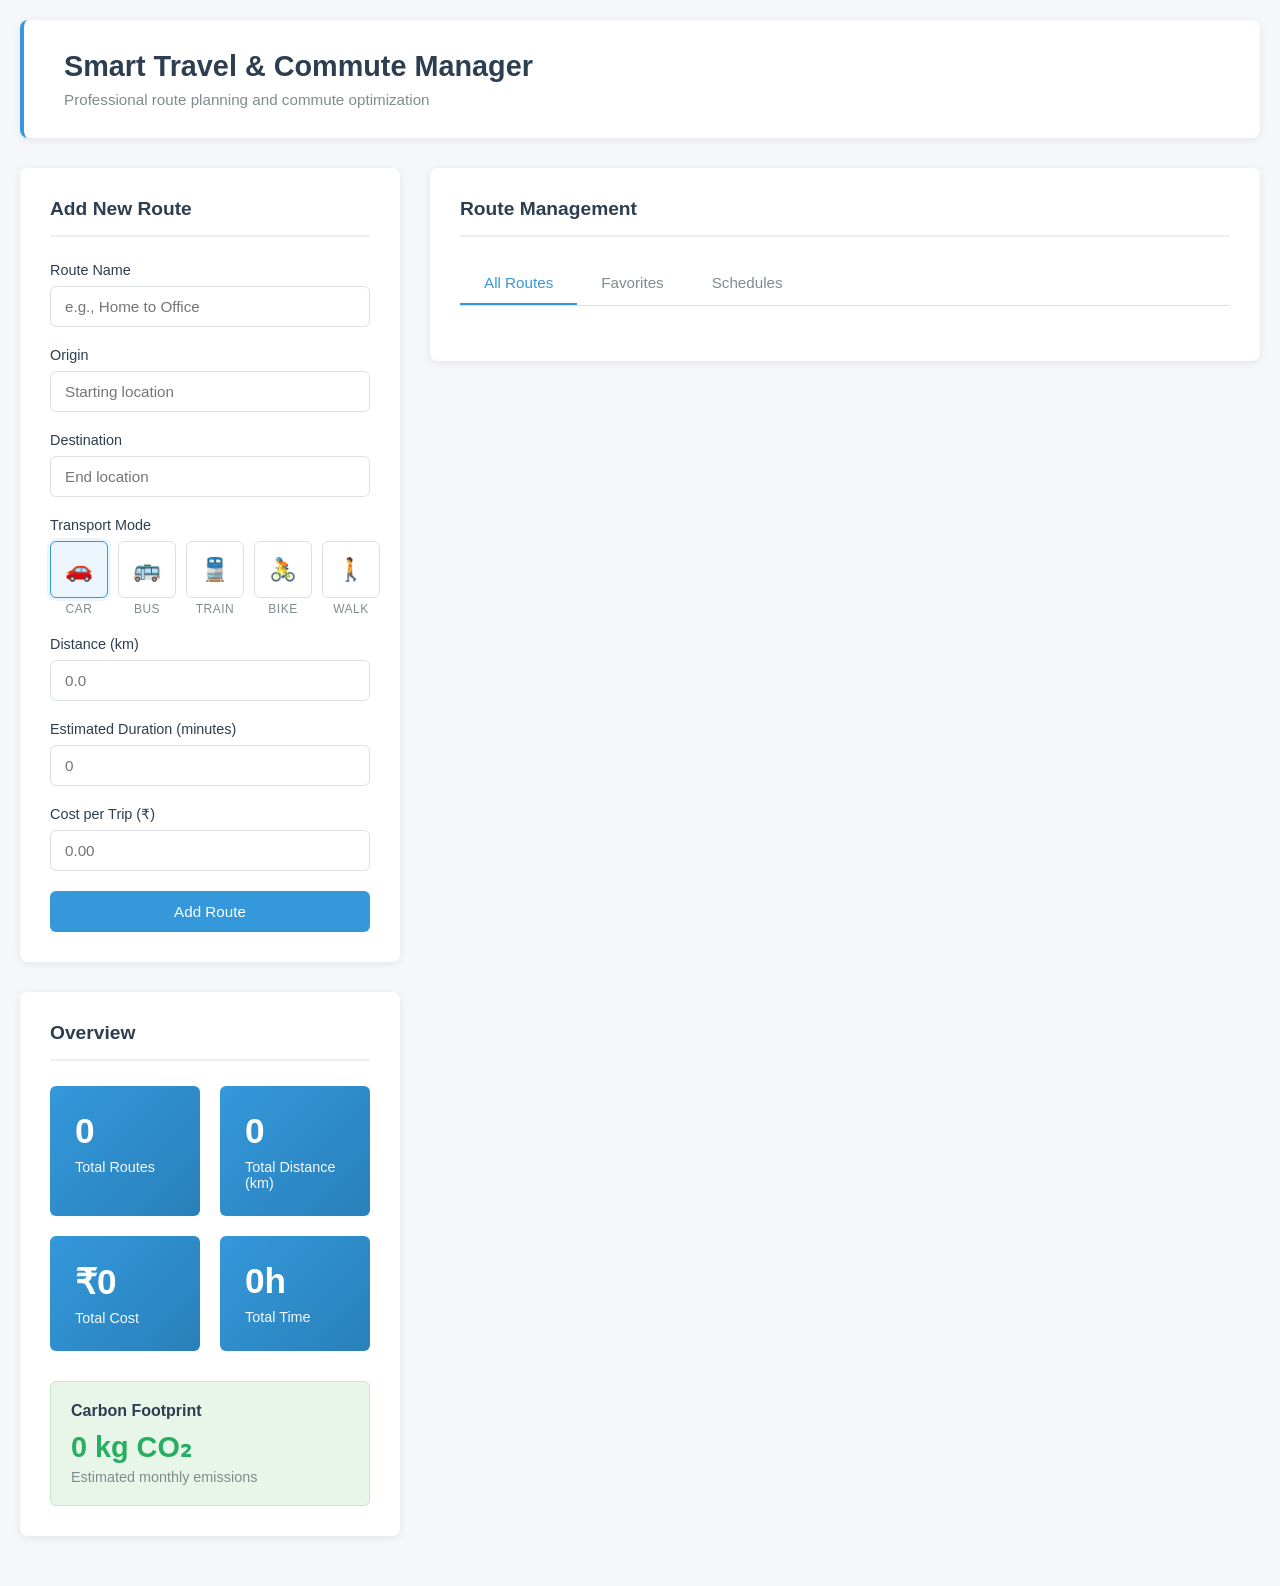
<file: travel-manager/frontend/index.html>
<!DOCTYPE html>
<html lang="en">
<head>
    <meta charset="UTF-8">
    <meta name="viewport" content="width=device-width, initial-scale=1.0">
    <title>Smart Travel & Commute Manager</title>
    <link rel="stylesheet" href="styles.css">
</head>
<body>
    <div class="container">
        <header>
            <h1>Smart Travel & Commute Manager</h1>
            <p class="subtitle">Professional route planning and commute optimization</p>
        </header>

        <div class="main-grid">
            <!-- Sidebar -->
            <div class="sidebar">
                <!-- Add Route Card -->
                <div class="card">
                    <h2>Add New Route</h2>
                    <form id="routeForm">
                        <div class="form-group">
                            <label>Route Name</label>
                            <input type="text" id="routeName" placeholder="e.g., Home to Office" required>
                        </div>

                        <div class="form-group">
                            <label>Origin</label>
                            <input type="text" id="fromLocation" placeholder="Starting location" required>
                        </div>

                        <div class="form-group">
                            <label>Destination</label>
                            <input type="text" id="toLocation" placeholder="End location" required>
                        </div>

                        <div class="form-group">
                            <label>Transport Mode</label>
                            <div class="transport-mode">
                                <div>
                                    <button type="button" class="mode-btn selected" data-mode="car">🚗</button>
                                    <div class="mode-label">Car</div>
                                </div>
                                <div>
                                    <button type="button" class="mode-btn" data-mode="bus">🚌</button>
                                    <div class="mode-label">Bus</div>
                                </div>
                                <div>
                                    <button type="button" class="mode-btn" data-mode="train">🚆</button>
                                    <div class="mode-label">Train</div>
                                </div>
                                <div>
                                    <button type="button" class="mode-btn" data-mode="bike">🚴</button>
                                    <div class="mode-label">Bike</div>
                                </div>
                                <div>
                                    <button type="button" class="mode-btn" data-mode="walk">🚶</button>
                                    <div class="mode-label">Walk</div>
                                </div>
                            </div>
                        </div>

                        <div class="form-group">
                            <label>Distance (km)</label>
                            <input type="number" id="distance" step="0.1" placeholder="0.0" required>
                        </div>

                        <div class="form-group">
                            <label>Estimated Duration (minutes)</label>
                            <input type="number" id="duration" placeholder="0" required>
                        </div>

                        <div class="form-group">
                            <label>Cost per Trip (₹)</label>
                            <input type="number" id="cost" step="0.01" placeholder="0.00" required>
                        </div>

                        <button type="submit" class="btn">Add Route</button>
                    </form>
                </div>

                <!-- Statistics Card -->
                <div class="card" style="margin-top: 30px;">
                    <h2>Overview</h2>
                    <div class="stats-grid">
                        <div class="stat-card">
                            <div class="stat-value" id="totalRoutes">0</div>
                            <div class="stat-label">Total Routes</div>
                        </div>
                        <div class="stat-card">
                            <div class="stat-value" id="totalDistance">0</div>
                            <div class="stat-label">Total Distance (km)</div>
                        </div>
                        <div class="stat-card">
                            <div class="stat-value" id="totalCost">₹0</div>
                            <div class="stat-label">Total Cost</div>
                        </div>
                        <div class="stat-card">
                            <div class="stat-value" id="totalTime">0h</div>
                            <div class="stat-label">Total Time</div>
                        </div>
                    </div>

                    <div class="carbon-section">
                        <div style="font-weight: 600; color: #2c3e50; margin-bottom: 10px;">Carbon Footprint</div>
                        <div class="carbon-value" id="carbonFootprint">0 kg CO₂</div>
                        <div class="carbon-label">Estimated monthly emissions</div>
                    </div>
                </div>
            </div>

            <!-- Main Content -->
            <div>
                <div class="card">
                    <h2>Route Management</h2>
                    
                    <div class="tabs">
                        <button class="tab active" data-tab="all">All Routes</button>
                        <button class="tab" data-tab="favorites">Favorites</button>
                        <button class="tab" data-tab="schedule">Schedules</button>
                    </div>

                    <div class="tab-content active" id="all">
                        <div id="routesList"></div>
                    </div>

                    <div class="tab-content" id="favorites">
                        <div id="favoritesList"></div>
                    </div>

                    <div class="tab-content" id="schedule">
                        <div class="schedule-form-grid">
                            <div>
                                <h3 style="color: #2c3e50; margin-bottom: 15px; font-size: 1.1em; font-weight: 600;">Create Schedule</h3>
                                <form id="scheduleForm">
                                    <div class="schedule-form-row">
                                        <select id="scheduleRoute" required>
                                            <option value="">Select Route</option>
                                        </select>
                                        <input type="time" id="scheduleTime" required>
                                        <select id="scheduleDays" required>
                                            <option value="weekdays">Weekdays</option>
                                            <option value="daily">Daily</option>
                                            <option value="weekends">Weekends</option>
                                        </select>
                                    </div>
                                    <button type="submit" class="btn" style="margin-top: 15px;">Add to Schedule</button>
                                </form>
                            </div>
                        </div>
                        <div id="scheduleList"></div>
                    </div>
                </div>
            </div>
        </div>
    </div>

    <script src="script.js"></script>
</body>
</html>
</file>
<file: travel-manager/frontend/styles.css>
* {
    margin: 0;
    padding: 0;
    box-sizing: border-box;
}

body {
    font-family: -apple-system, BlinkMacSystemFont, 'Segoe UI', Roboto, 'Helvetica Neue', Arial, sans-serif;
    background: #f5f7fa;
    min-height: 100vh;
    padding: 20px;
    color: #2c3e50;
}

.container {
    max-width: 1400px;
    margin: 0 auto;
}

header {
    background: white;
    padding: 30px 40px;
    border-radius: 8px;
    box-shadow: 0 2px 8px rgba(0,0,0,0.08);
    margin-bottom: 30px;
    border-left: 4px solid #3498db;
}

h1 {
    color: #2c3e50;
    font-size: 1.8em;
    font-weight: 600;
    margin-bottom: 8px;
}

.subtitle {
    color: #7f8c8d;
    font-size: 0.95em;
    font-weight: 400;
}

.main-grid {
    display: grid;
    grid-template-columns: 380px 1fr;
    gap: 30px;
    margin-bottom: 30px;
}

.card {
    background: white;
    padding: 30px;
    border-radius: 8px;
    box-shadow: 0 2px 8px rgba(0,0,0,0.08);
}

.card h2 {
    color: #2c3e50;
    margin-bottom: 25px;
    font-size: 1.2em;
    font-weight: 600;
    padding-bottom: 15px;
    border-bottom: 2px solid #ecf0f1;
}

.form-group {
    margin-bottom: 20px;
}

label {
    display: block;
    margin-bottom: 8px;
    color: #2c3e50;
    font-weight: 500;
    font-size: 0.9em;
}

input, select, textarea {
    width: 100%;
    padding: 11px 14px;
    border: 1px solid #dce1e6;
    border-radius: 6px;
    font-size: 0.95em;
    transition: all 0.2s;
    font-family: inherit;
}

input:focus, select:focus, textarea:focus {
    outline: none;
    border-color: #3498db;
    box-shadow: 0 0 0 3px rgba(52, 152, 219, 0.1);
}

.btn {
    background: #3498db;
    color: white;
    padding: 12px 24px;
    border: none;
    border-radius: 6px;
    cursor: pointer;
    font-size: 0.95em;
    font-weight: 500;
    transition: all 0.2s;
    width: 100%;
}

.btn:hover {
    background: #2980b9;
}

.btn:active {
    transform: scale(0.98);
}

.btn-secondary {
    background: #95a5a6;
    margin-top: 10px;
}

.btn-secondary:hover {
    background: #7f8c8d;
}

.btn-danger {
    background: #e74c3c;
}

.btn-danger:hover {
    background: #c0392b;
}

.tabs {
    display: flex;
    gap: 0;
    margin-bottom: 25px;
    border-bottom: 1px solid #dce1e6;
}

.tab {
    padding: 12px 24px;
    cursor: pointer;
    border: none;
    background: none;
    color: #7f8c8d;
    font-weight: 500;
    transition: all 0.2s;
    border-bottom: 2px solid transparent;
    font-size: 0.95em;
}

.tab:hover {
    color: #2c3e50;
}

.tab.active {
    color: #3498db;
    border-bottom-color: #3498db;
}

.tab-content {
    display: none;
}

.tab-content.active {
    display: block;
}

.route-item {
    background: #f8f9fa;
    padding: 20px;
    border-radius: 6px;
    margin-bottom: 12px;
    border: 1px solid #e9ecef;
    transition: all 0.2s;
}

.route-item:hover {
    border-color: #3498db;
    box-shadow: 0 2px 8px rgba(52, 152, 219, 0.1);
}

.route-header {
    display: flex;
    justify-content: space-between;
    align-items: center;
    margin-bottom: 12px;
}

.route-name {
    font-weight: 600;
    color: #2c3e50;
    font-size: 1.05em;
}

.route-path {
    color: #7f8c8d;
    font-size: 0.9em;
    margin-bottom: 15px;
}

.route-details {
    display: grid;
    grid-template-columns: repeat(4, 1fr);
    gap: 15px;
    margin-bottom: 15px;
}

.detail-item {
    display: flex;
    flex-direction: column;
    gap: 4px;
}

.detail-label {
    color: #7f8c8d;
    font-size: 0.85em;
    text-transform: uppercase;
    letter-spacing: 0.5px;
}

.detail-value {
    color: #2c3e50;
    font-weight: 600;
    font-size: 1em;
}

.route-actions {
    display: flex;
    gap: 8px;
}

.btn-small {
    padding: 8px 16px;
    font-size: 0.85em;
    width: auto;
}

.stats-grid {
    display: grid;
    grid-template-columns: repeat(2, 1fr);
    gap: 20px;
    margin-bottom: 30px;
}

.stat-card {
    background: linear-gradient(135deg, #3498db 0%, #2980b9 100%);
    padding: 25px;
    border-radius: 6px;
    color: white;
}

.stat-value {
    font-size: 2.2em;
    font-weight: 600;
    margin-bottom: 8px;
}

.stat-label {
    font-size: 0.9em;
    opacity: 0.95;
    font-weight: 400;
}

.empty-state {
    text-align: center;
    padding: 60px 20px;
    color: #95a5a6;
}

.empty-state-icon {
    font-size: 3em;
    margin-bottom: 15px;
    opacity: 0.5;
}

.transport-mode {
    display: grid;
    grid-template-columns: repeat(5, 1fr);
    gap: 10px;
    margin-bottom: 20px;
}

.mode-btn {
    padding: 14px;
    border: 1px solid #dce1e6;
    background: white;
    border-radius: 6px;
    cursor: pointer;
    transition: all 0.2s;
    font-size: 1.4em;
    display: flex;
    align-items: center;
    justify-content: center;
}

.mode-btn:hover {
    border-color: #3498db;
    background: #f8f9fa;
}

.mode-btn.selected {
    border-color: #3498db;
    background: #ebf5fb;
    box-shadow: 0 0 0 3px rgba(52, 152, 219, 0.1);
}

.schedule-item {
    background: white;
    border: 1px solid #dce1e6;
    padding: 20px;
    border-radius: 6px;
    margin-bottom: 12px;
}

.schedule-time {
    font-size: 1.4em;
    font-weight: 600;
    color: #3498db;
    margin-bottom: 8px;
}

.notification {
    position: fixed;
    top: 30px;
    right: 30px;
    background: white;
    padding: 16px 24px;
    border-radius: 6px;
    box-shadow: 0 4px 12px rgba(0,0,0,0.15);
    border-left: 4px solid #27ae60;
    z-index: 1000;
    animation: slideIn 0.3s ease;
    font-weight: 500;
}

@keyframes slideIn {
    from {
        transform: translateX(400px);
        opacity: 0;
    }
    to {
        transform: translateX(0);
        opacity: 1;
    }
}

.favorite-btn {
    background: none;
    border: none;
    font-size: 1.4em;
    cursor: pointer;
    transition: all 0.2s;
    padding: 4px;
}

.favorite-btn:hover {
    transform: scale(1.15);
}

.carbon-section {
    background: #e8f5e9;
    padding: 20px;
    border-radius: 6px;
    border: 1px solid #c8e6c9;
}

.carbon-value {
    font-size: 1.8em;
    font-weight: 600;
    color: #27ae60;
    margin-bottom: 5px;
}

.carbon-label {
    color: #7f8c8d;
    font-size: 0.9em;
}

.mode-label {
    font-size: 0.75em;
    color: #7f8c8d;
    text-align: center;
    margin-top: 4px;
    text-transform: uppercase;
    letter-spacing: 0.5px;
}

.sidebar {
    position: sticky;
    top: 20px;
}

.schedule-form-grid {
    display: grid;
    grid-template-columns: 1fr;
    gap: 15px;
    margin-bottom: 20px;
}

.schedule-form-row {
    display: grid;
    grid-template-columns: 2fr 1fr 1fr;
    gap: 10px;
}

@media (max-width: 1024px) {
    .main-grid {
        grid-template-columns: 1fr;
    }

    .route-details {
        grid-template-columns: repeat(2, 1fr);
    }

    .sidebar {
        position: static;
    }
}

@media (max-width: 768px) {
    .stats-grid {
        grid-template-columns: 1fr;
    }

    .route-details {
        grid-template-columns: 1fr;
    }

    .transport-mode {
        grid-template-columns: repeat(5, 1fr);
    }

    .schedule-form-row {
        grid-template-columns: 1fr;
    }
}
</file>
